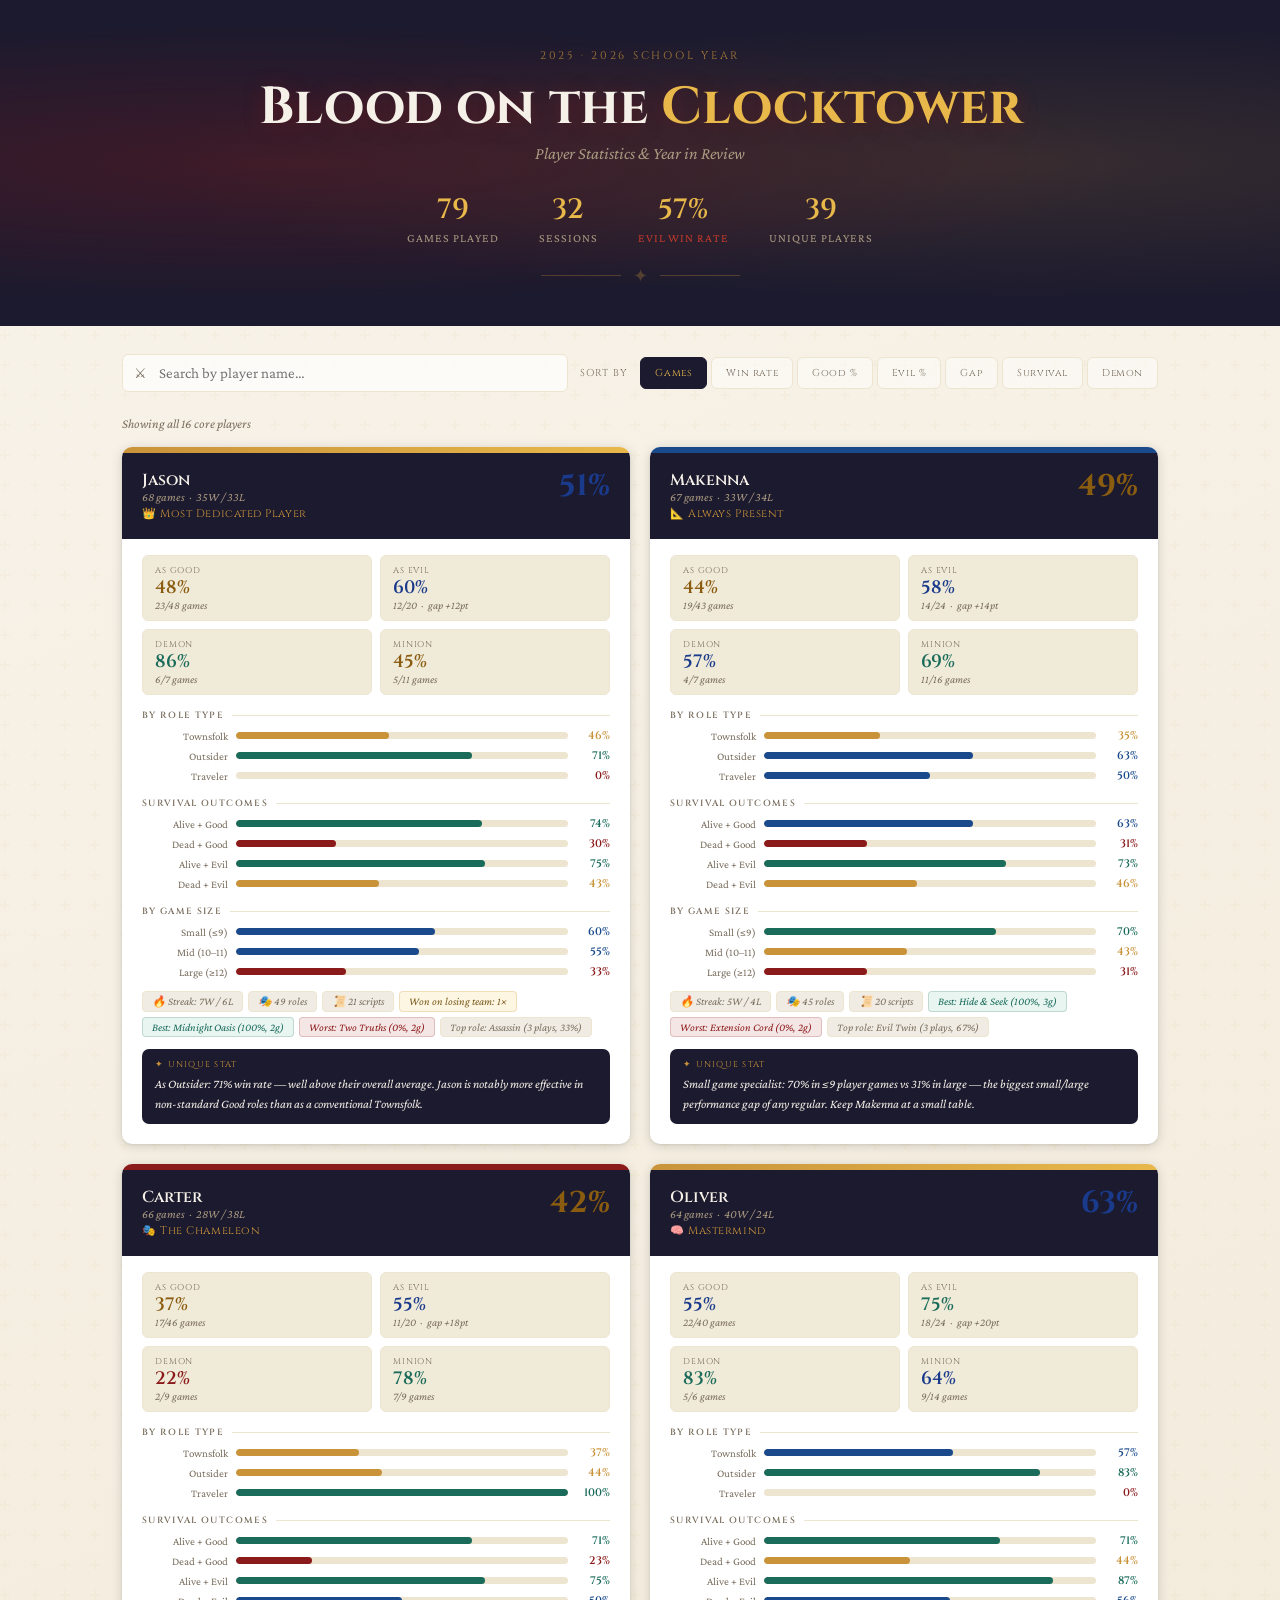
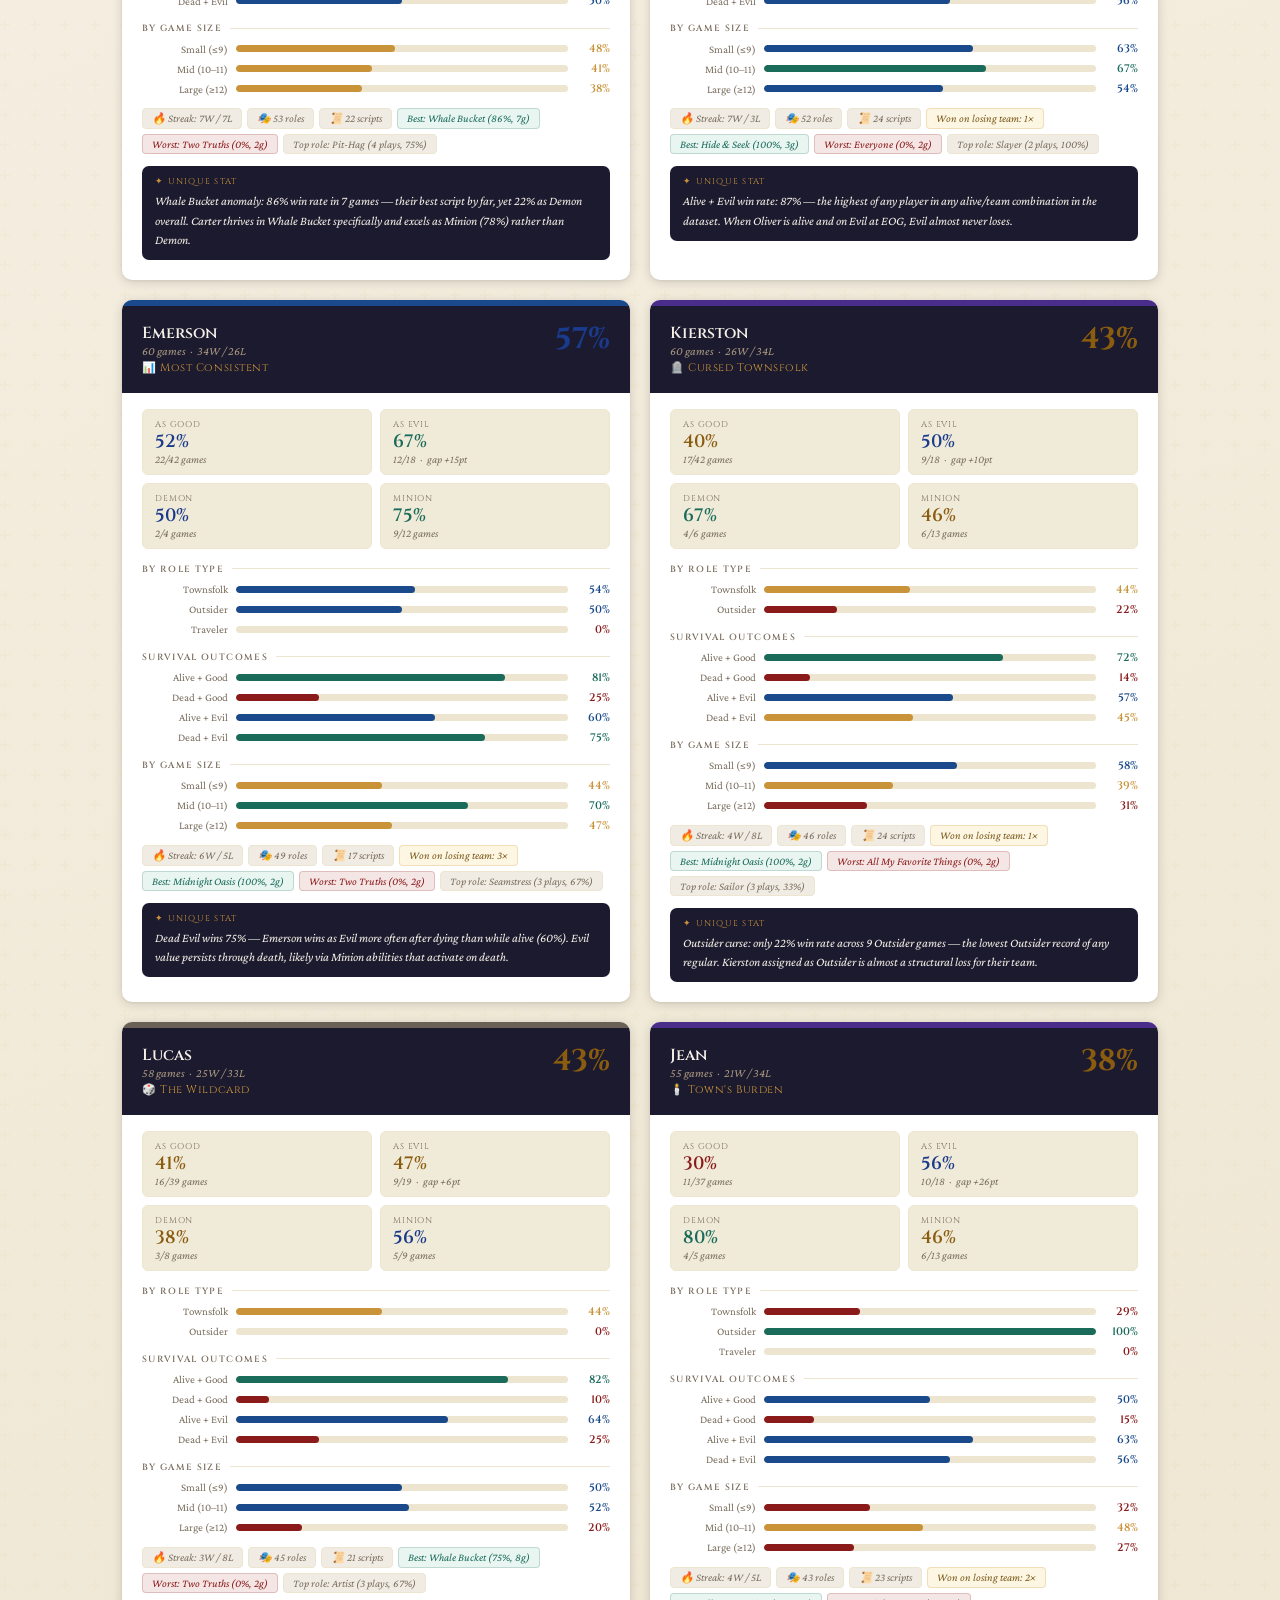
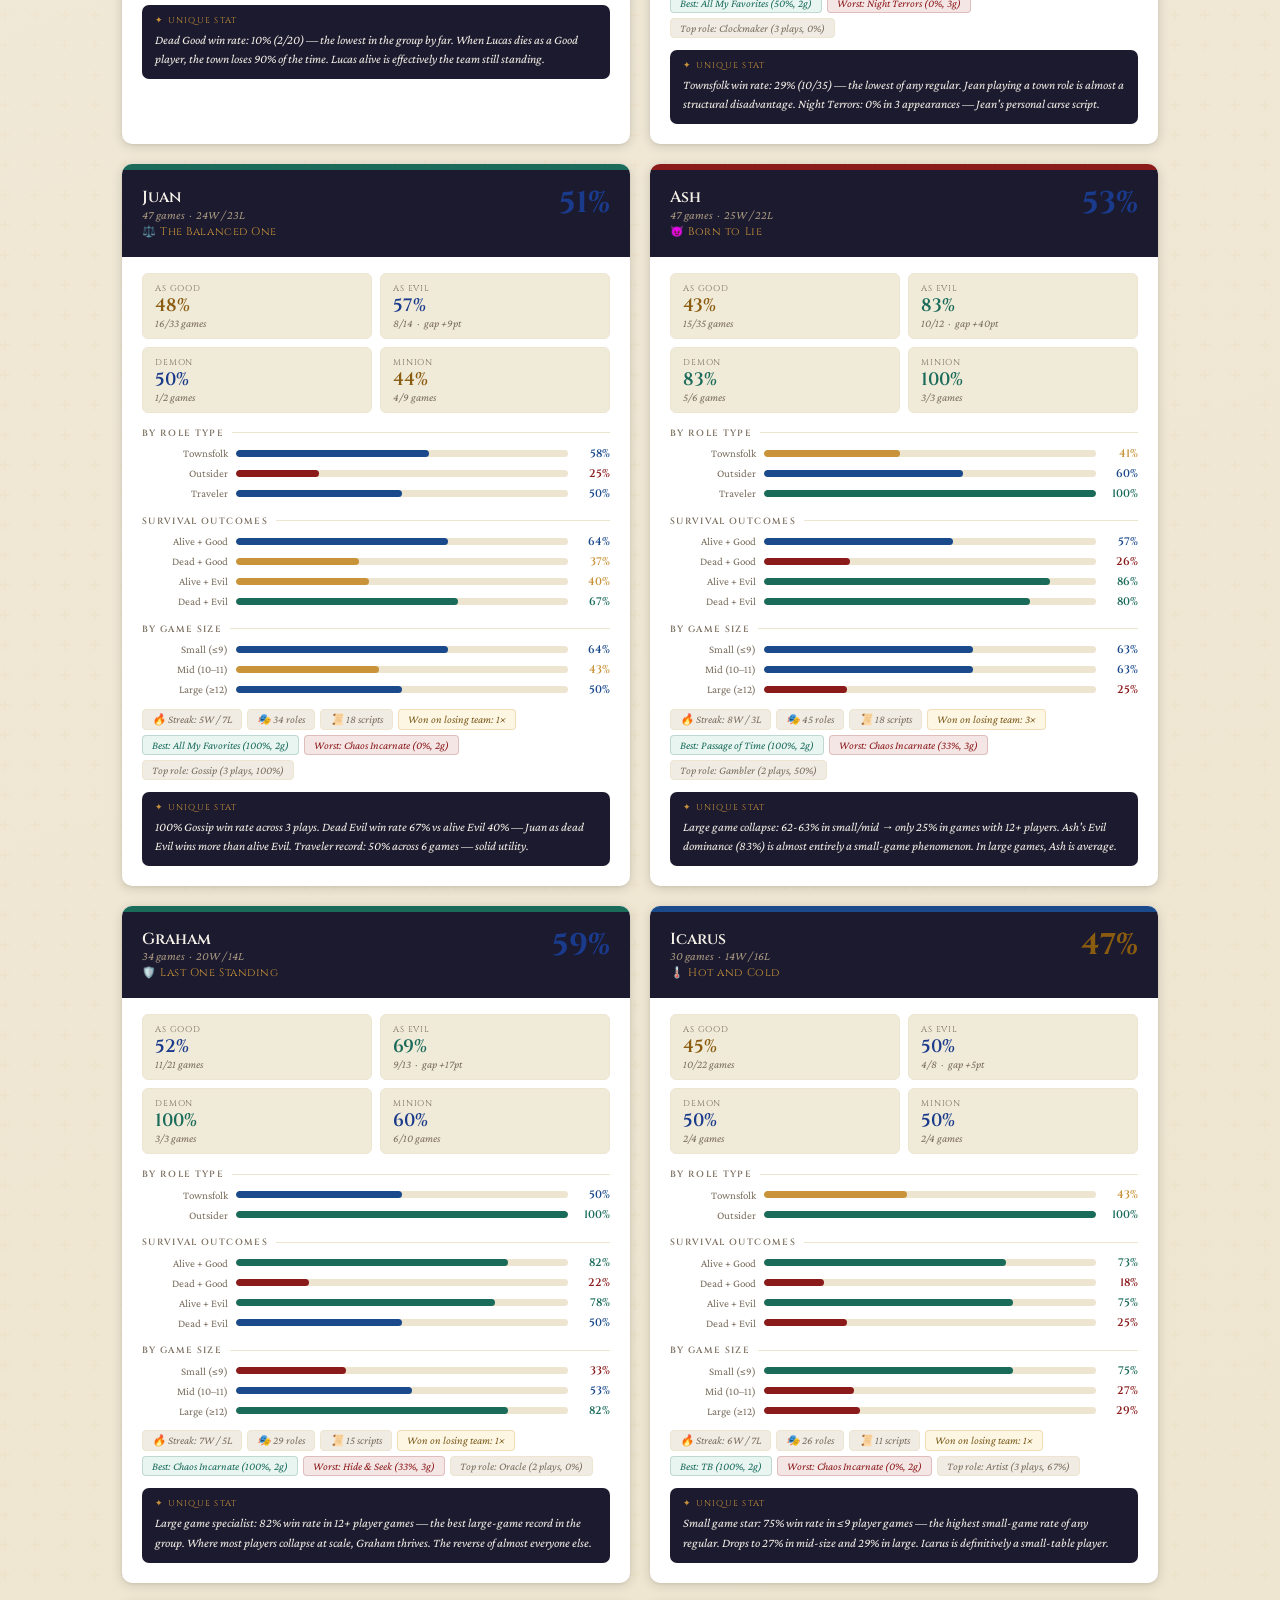
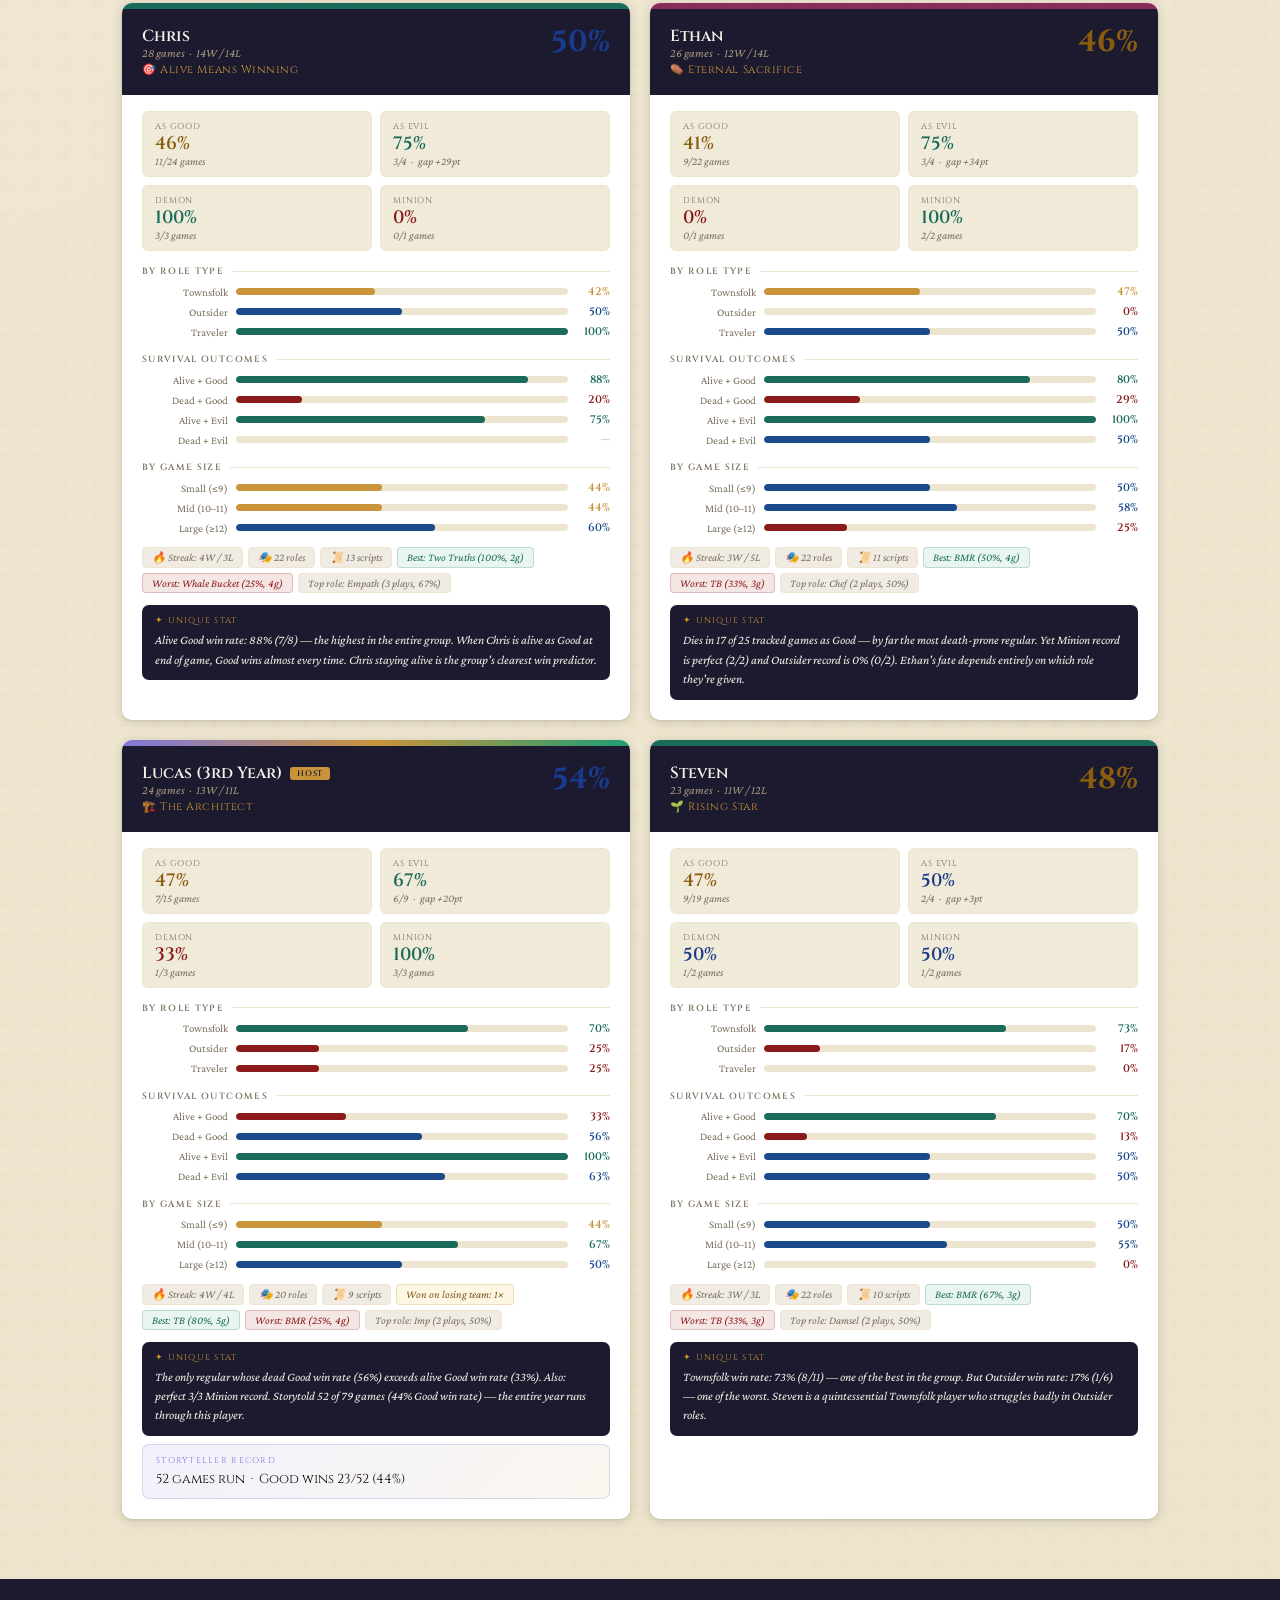
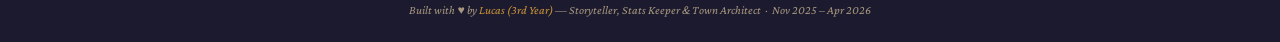
<file: botc-stats.html>
<!DOCTYPE html>
<html lang="en">
<head>
<meta charset="UTF-8">
<meta name="viewport" content="width=device-width, initial-scale=1.0">
<title>Blood on the Clocktower — 2025/26 Player Stats</title>
<link rel="preconnect" href="https://fonts.googleapis.com">
<link rel="preconnect" href="https://fonts.gstatic.com" crossorigin>
<link href="https://fonts.googleapis.com/css2?family=Cinzel:wght@400;600;700&family=Crimson+Pro:ital,wght@0,300;0,400;0,600;1,300;1,400&display=swap" rel="stylesheet">
<style>
  :root {
    --ink: #0e0b08;
    --parchment: #f5f0e8;
    --parchment-dark: #ede5d0;
    --parchment-mid: #f0ead8;
    --blood: #8b1a1a;
    --blood-light: #c0392b;
    --blood-pale: #f5e6e6;
    --gold: #c9933a;
    --gold-light: #e8b84b;
    --gold-pale: #fdf6e3;
    --teal: #1a6b5a;
    --teal-light: #27ae8a;
    --teal-pale: #e8f5f0;
    --stone: #7a6e5e;
    --stone-light: #a89880;
    --stone-pale: #f0ece4;
    --midnight: #1c1a2e;
    --midnight-mid: #2d2b45;
    --shadow: rgba(14,11,8,0.15);
  }

  *, *::before, *::after { box-sizing: border-box; margin: 0; padding: 0; }

  body {
    font-family: 'Crimson Pro', Georgia, serif;
    background: var(--parchment);
    color: var(--ink);
    min-height: 100vh;
    background-image:
      url("data:image/svg+xml,%3Csvg width='60' height='60' viewBox='0 0 60 60' xmlns='http://www.w3.org/2000/svg'%3E%3Cg fill='none' fill-rule='evenodd'%3E%3Cg fill='%23c9933a' fill-opacity='0.04'%3E%3Cpath d='M36 34v-4h-2v4h-4v2h4v4h2v-4h4v-2h-4zm0-30V0h-2v4h-4v2h4v4h2V6h4V4h-4zM6 34v-4H4v4H0v2h4v4h2v-4h4v-2H6zM6 4V0H4v4H0v2h4v4h2V6h4V4H6z'/%3E%3C/g%3E%3C/g%3E%3C/svg%3E"),
      linear-gradient(160deg, #f8f3ea 0%, #f0e8d5 50%, #ede4cc 100%);
  }

  /* HEADER */
  header {
    background: var(--midnight);
    padding: 0;
    position: relative;
    overflow: hidden;
  }
  header::before {
    content: '';
    position: absolute;
    inset: 0;
    background: 
      radial-gradient(ellipse at 20% 50%, rgba(139,26,26,0.3) 0%, transparent 60%),
      radial-gradient(ellipse at 80% 50%, rgba(201,147,58,0.15) 0%, transparent 60%);
  }
  .header-inner {
    position: relative;
    max-width: 1100px;
    margin: 0 auto;
    padding: 48px 32px 40px;
    text-align: center;
  }
  .header-eyebrow {
    font-family: 'Cinzel', serif;
    font-size: 11px;
    font-weight: 400;
    letter-spacing: 0.25em;
    color: var(--gold);
    text-transform: uppercase;
    margin-bottom: 16px;
    opacity: 0.8;
  }
  .header-title {
    font-family: 'Cinzel', serif;
    font-size: clamp(28px, 5vw, 52px);
    font-weight: 700;
    color: var(--parchment);
    line-height: 1.1;
    margin-bottom: 8px;
    text-shadow: 0 2px 20px rgba(139,26,26,0.4);
  }
  .header-title span { color: var(--gold-light); }
  .header-sub {
    font-family: 'Crimson Pro', serif;
    font-size: 17px;
    color: var(--stone-light);
    font-style: italic;
    margin-bottom: 28px;
  }
  .header-stats {
    display: flex;
    justify-content: center;
    gap: 40px;
    flex-wrap: wrap;
  }
  .hstat { text-align: center; }
  .hstat-val {
    font-family: 'Cinzel', serif;
    font-size: 28px;
    font-weight: 600;
    color: var(--gold-light);
    display: block;
  }
  .hstat-lbl {
    font-size: 12px;
    color: var(--stone-light);
    letter-spacing: 0.08em;
    text-transform: uppercase;
  }
  .divider-ornament {
    display: flex;
    align-items: center;
    gap: 12px;
    justify-content: center;
    margin: 20px 0 0;
    opacity: 0.3;
  }
  .divider-ornament::before, .divider-ornament::after {
    content: '';
    flex: 1;
    max-width: 80px;
    height: 1px;
    background: var(--gold);
  }
  .divider-ornament span { color: var(--gold); font-size: 18px; }

  /* CONTROLS */
  .controls {
    max-width: 1100px;
    margin: 0 auto;
    padding: 28px 32px 0;
    display: flex;
    gap: 12px;
    flex-wrap: wrap;
    align-items: center;
  }
  .search-wrap {
    position: relative;
    flex: 1;
    min-width: 200px;
  }
  .search-icon {
    position: absolute;
    left: 12px;
    top: 50%;
    transform: translateY(-50%);
    color: var(--stone);
    font-size: 14px;
    pointer-events: none;
  }
  .search-input {
    width: 100%;
    padding: 10px 14px 10px 36px;
    border-radius: 6px;
    border: 1.5px solid var(--parchment-dark);
    background: rgba(255,255,255,0.7);
    color: var(--ink);
    font-family: 'Crimson Pro', serif;
    font-size: 15px;
    outline: none;
    transition: border-color 0.2s, box-shadow 0.2s;
  }
  .search-input:focus {
    border-color: var(--gold);
    box-shadow: 0 0 0 3px rgba(201,147,58,0.12);
  }
  .sort-group {
    display: flex;
    gap: 4px;
    flex-wrap: wrap;
  }
  .sort-btn {
    padding: 8px 14px;
    border-radius: 6px;
    border: 1.5px solid var(--parchment-dark);
    background: rgba(255,255,255,0.5);
    color: var(--stone);
    font-family: 'Cinzel', serif;
    font-size: 10px;
    letter-spacing: 0.06em;
    cursor: pointer;
    transition: all 0.2s;
    white-space: nowrap;
  }
  .sort-btn:hover { border-color: var(--gold); color: var(--ink); }
  .sort-btn.active {
    background: var(--midnight);
    border-color: var(--midnight);
    color: var(--gold-light);
  }
  .filter-label {
    font-family: 'Cinzel', serif;
    font-size: 10px;
    letter-spacing: 0.1em;
    color: var(--stone);
    text-transform: uppercase;
    white-space: nowrap;
  }

  /* GRID */
  .grid-wrap {
    max-width: 1100px;
    margin: 0 auto;
    padding: 24px 32px 60px;
  }
  .result-count {
    font-family: 'Crimson Pro', serif;
    font-size: 13px;
    font-style: italic;
    color: var(--stone);
    margin-bottom: 16px;
  }
  .cards-grid {
    display: grid;
    grid-template-columns: repeat(auto-fill, minmax(340px, 1fr));
    gap: 20px;
  }

  /* PLAYER CARD */
  .pcard {
    background: white;
    border-radius: 10px;
    overflow: hidden;
    box-shadow: 0 2px 12px var(--shadow), 0 1px 3px rgba(0,0,0,0.08);
    transition: transform 0.2s, box-shadow 0.2s;
    cursor: pointer;
    animation: cardIn 0.35s ease both;
  }
  .pcard:hover {
    transform: translateY(-3px);
    box-shadow: 0 8px 28px var(--shadow), 0 2px 6px rgba(0,0,0,0.1);
  }
  @keyframes cardIn {
    from { opacity: 0; transform: translateY(12px); }
    to { opacity: 1; transform: translateY(0); }
  }

  .card-banner {
    height: 6px;
  }
  .banner-you { background: linear-gradient(90deg, #7F77DD, #c9933a, #1D9E75); }
  .banner-gold { background: linear-gradient(90deg, #c9933a, #e8b84b); }
  .banner-teal { background: #1a6b5a; }
  .banner-blood { background: #8b1a1a; }
  .banner-blue { background: #1a4a8b; }
  .banner-purple { background: #4a2d8b; }
  .banner-gray { background: #6b6055; }
  .banner-pink { background: #8b2d5a; }

  .card-head {
    padding: 18px 20px 14px;
    background: var(--midnight);
    position: relative;
  }
  .card-head-top {
    display: flex;
    justify-content: space-between;
    align-items: flex-start;
    margin-bottom: 4px;
  }
  .player-name {
    font-family: 'Cinzel', serif;
    font-size: 16px;
    font-weight: 600;
    color: var(--parchment);
    line-height: 1.2;
  }
  .you-badge {
    display: inline-block;
    background: var(--gold);
    color: var(--midnight);
    font-family: 'Cinzel', serif;
    font-size: 8px;
    font-weight: 600;
    letter-spacing: 0.1em;
    padding: 2px 7px;
    border-radius: 3px;
    margin-left: 8px;
    vertical-align: middle;
    text-transform: uppercase;
  }
  .player-meta {
    font-size: 12px;
    color: var(--stone-light);
    font-style: italic;
  }
  .player-award {
    font-size: 11px;
    color: var(--gold);
    font-family: 'Cinzel', serif;
    letter-spacing: 0.05em;
    margin-top: 2px;
  }
  .overall-wr {
    font-family: 'Cinzel', serif;
    font-size: 30px;
    font-weight: 700;
    line-height: 1;
  }

  .card-body { padding: 16px 20px 20px; }

  /* STAT GRID 2x2 */
  .stat-grid {
    display: grid;
    grid-template-columns: 1fr 1fr;
    gap: 8px;
    margin-bottom: 14px;
  }
  .stat-box {
    background: var(--parchment-mid);
    border-radius: 6px;
    padding: 9px 12px;
    border: 1px solid var(--parchment-dark);
  }
  .stat-box-label {
    font-family: 'Cinzel', serif;
    font-size: 8.5px;
    font-weight: 400;
    letter-spacing: 0.1em;
    color: var(--stone);
    text-transform: uppercase;
    margin-bottom: 3px;
  }
  .stat-box-val {
    font-family: 'Cinzel', serif;
    font-size: 18px;
    font-weight: 600;
    line-height: 1;
  }
  .stat-box-sub {
    font-size: 11px;
    color: var(--stone);
    margin-top: 2px;
    font-style: italic;
  }

  /* BARS */
  .section-title {
    font-family: 'Cinzel', serif;
    font-size: 9px;
    font-weight: 600;
    letter-spacing: 0.15em;
    color: var(--stone);
    text-transform: uppercase;
    margin: 14px 0 7px;
    display: flex;
    align-items: center;
    gap: 8px;
  }
  .section-title::after {
    content: '';
    flex: 1;
    height: 1px;
    background: var(--parchment-dark);
  }

  .bar-rows { display: flex; flex-direction: column; gap: 5px; }
  .bar-row {
    display: flex;
    align-items: center;
    gap: 8px;
  }
  .bar-lbl {
    font-size: 11px;
    color: var(--stone);
    width: 86px;
    flex-shrink: 0;
    text-align: right;
  }
  .bar-track {
    flex: 1;
    height: 7px;
    background: var(--parchment-dark);
    border-radius: 4px;
    overflow: hidden;
  }
  .bar-fill {
    height: 100%;
    border-radius: 4px;
    transition: width 0.6s ease;
  }
  .bar-pct {
    font-family: 'Cinzel', serif;
    font-size: 11px;
    font-weight: 600;
    width: 34px;
    text-align: right;
    flex-shrink: 0;
  }

  /* PILLS */
  .pills { display: flex; flex-wrap: wrap; gap: 5px; margin-top: 12px; }
  .pill {
    padding: 3px 9px;
    border-radius: 4px;
    font-size: 11px;
    border: 1px solid;
    font-style: italic;
  }
  .pill-good { background: var(--teal-pale); color: var(--teal); border-color: rgba(26,107,90,0.2); }
  .pill-bad { background: var(--blood-pale); color: var(--blood); border-color: rgba(139,26,26,0.2); }
  .pill-gold { background: var(--gold-pale); color: #7a5a1a; border-color: rgba(201,147,58,0.25); }
  .pill-stone { background: var(--stone-pale); color: var(--stone); border-color: var(--parchment-dark); }

  /* UNIQUE STAT */
  .unique-stat-box {
    background: var(--midnight);
    border-radius: 7px;
    padding: 10px 13px;
    margin-top: 12px;
  }
  .unique-stat-lbl {
    font-family: 'Cinzel', serif;
    font-size: 8.5px;
    letter-spacing: 0.15em;
    color: var(--gold);
    text-transform: uppercase;
    margin-bottom: 5px;
  }
  .unique-stat-text {
    font-size: 12.5px;
    color: var(--parchment);
    line-height: 1.55;
    font-style: italic;
  }

  /* ST BLOCK */
  .st-block {
    background: linear-gradient(135deg, rgba(127,119,221,0.1), rgba(201,147,58,0.08));
    border: 1px solid rgba(127,119,221,0.25);
    border-radius: 7px;
    padding: 10px 13px;
    margin-top: 8px;
  }
  .st-block-lbl {
    font-family: 'Cinzel', serif;
    font-size: 8.5px;
    letter-spacing: 0.15em;
    color: #7F77DD;
    text-transform: uppercase;
    margin-bottom: 4px;
  }
  .st-block-val {
    font-family: 'Cinzel', serif;
    font-size: 13px;
    color: var(--ink);
  }

  /* FOOTER */
  footer {
    background: var(--midnight);
    text-align: center;
    padding: 24px;
    font-size: 12px;
    color: var(--stone-light);
    font-style: italic;
  }
  footer span { color: var(--gold); }

  /* EMPTY STATE */
  .empty {
    text-align: center;
    padding: 60px 20px;
    color: var(--stone);
    font-style: italic;
    font-size: 18px;
    grid-column: 1/-1;
  }

  /* RESPONSIVE */
  @media (max-width: 600px) {
    .header-inner { padding: 32px 20px 28px; }
    .header-stats { gap: 24px; }
    .hstat-val { font-size: 22px; }
    .controls { padding: 20px 16px 0; }
    .grid-wrap { padding: 16px 16px 40px; }
    .cards-grid { grid-template-columns: 1fr; }
    .sort-group { display: grid; grid-template-columns: 1fr 1fr 1fr; }
  }
</style>
</head>
<body>

<header>
  <div class="header-inner">
    <div class="header-eyebrow">2025 · 2026 School Year</div>
    <div class="header-title">Blood on the <span>Clocktower</span></div>
    <div class="header-sub">Player Statistics &amp; Year in Review</div>
    <div class="header-stats">
      <div class="hstat"><span class="hstat-val">79</span><span class="hstat-lbl">Games Played</span></div>
      <div class="hstat"><span class="hstat-val">32</span><span class="hstat-lbl">Sessions</span></div>
      <div class="hstat"><span class="hstat-val">57%</span><span class="hstat-lbl" style="color:#c0392b">Evil Win Rate</span></div>
      <div class="hstat"><span class="hstat-val">39</span><span class="hstat-lbl">Unique Players</span></div>
    </div>
    <div class="divider-ornament"><span>✦</span></div>
  </div>
</header>

<div class="controls">
  <div class="search-wrap">
    <span class="search-icon">⚔</span>
    <input class="search-input" type="text" id="search" placeholder="Search by player name…" oninput="render()">
  </div>
  <span class="filter-label">Sort by</span>
  <div class="sort-group" id="sort-group">
    <button class="sort-btn active" onclick="setSort('games')">Games</button>
    <button class="sort-btn" onclick="setSort('overall')">Win rate</button>
    <button class="sort-btn" onclick="setSort('good')">Good %</button>
    <button class="sort-btn" onclick="setSort('evil')">Evil %</button>
    <button class="sort-btn" onclick="setSort('gap')">Gap</button>
    <button class="sort-btn" onclick="setSort('surv')">Survival</button>
    <button class="sort-btn" onclick="setSort('demon')">Demon</button>
  </div>
</div>

<div class="grid-wrap">
  <div class="result-count" id="result-count"></div>
  <div class="cards-grid" id="grid"></div>
</div>

<footer>
  Built with ♥ by <span>Lucas (3rd Year)</span> — Storyteller, Stats Keeper &amp; Town Architect &nbsp;·&nbsp; Nov 2025 – Apr 2026
</footer>

<script>
const C = {
  good: '#1a6b5a', good_pale: '#e8f5f0',
  bad: '#8b1a1a', bad_pale: '#f5e6e6',
  gold: '#8a5c10', gold_pale: '#fdf6e3',
  mid: '#5a4a1a', mid_pale: '#fdf8e8',
  stone: '#6b6055', stone_pale: '#f0ece4',
  blue: '#1a3a8b', blue_pale: '#e8eef8',
  purple: '#4a2d8b', purple_pale: '#f0eef8',
};

function pct(w, g) { return g ? Math.round(100 * w / g) : null; }
function fmtPct(w, g) { const p = pct(w, g); return p === null ? '—' : p + '%'; }
function barColor(v) {
  if (v === null) return '#aaa';
  if (v >= 65) return '#1a6b5a';
  if (v >= 50) return '#1a4a8b';
  if (v >= 35) return '#c9933a';
  return '#8b1a1a';
}
function wrColor(v) {
  if (v === null) return C.stone;
  if (v >= 65) return C.good;
  if (v >= 50) return C.blue;
  if (v >= 35) return C.gold;
  return C.bad;
}

const PLAYERS = [
  { name:'Jason', you:false, banner:'banner-gold', games:68, wins:35, losses:33, good_g:48,good_w:23, evil_g:20,evil_w:12, demon_g:7,demon_w:6, minion_g:11,minion_w:5, tf_g:41,tf_w:19, out_g:7,out_w:5, trav_g:2,trav_w:0, alive:31,total_eog:65, alive_good:19,alive_good_w:14, dead_good:27,dead_good_w:8, alive_evil:12,alive_evil_w:9, dead_evil:7,dead_evil_w:3, small_g:20,small_w:12, mid_g:33,mid_w:18, large_g:15,large_w:5, win_streak:7, loss_streak:6, roles:49, scripts:21, won_other:1, top_role:'Assassin (3 plays, 33%)', best_script:'Midnight Oasis (100%, 2g)', worst_script:'Two Truths (0%, 2g)', unique:'As Outsider: 71% win rate — well above their overall average. Jason is notably more effective in non-standard Good roles than as a conventional Townsfolk.', award:'👑 Most Dedicated Player' },
  { name:'Makenna', you:false, banner:'banner-blue', games:67, wins:33, losses:34, good_g:43,good_w:19, evil_g:24,evil_w:14, demon_g:7,demon_w:4, minion_g:16,minion_w:11, tf_g:34,tf_w:12, out_g:8,out_w:5, trav_g:2,trav_w:1, alive:27,total_eog:66, alive_good:16,alive_good_w:10, dead_good:26,dead_good_w:8, alive_evil:11,alive_evil_w:8, dead_evil:13,dead_evil_w:6, small_g:23,small_w:16, mid_g:28,mid_w:12, large_g:16,large_w:5, win_streak:5, loss_streak:4, roles:45, scripts:20, won_other:0, top_role:'Evil Twin (3 plays, 67%)', best_script:'Hide & Seek (100%, 3g)', worst_script:'Extension Cord (0%, 2g)', unique:'Small game specialist: 70% in ≤9 player games vs 31% in large — the biggest small/large performance gap of any regular. Keep Makenna at a small table.', award:'📐 Always Present' },
  { name:'Carter', you:false, banner:'banner-blood', games:66, wins:28, losses:38, good_g:46,good_w:17, evil_g:20,evil_w:11, demon_g:9,demon_w:2, minion_g:9,minion_w:7, tf_g:38,tf_w:14, out_g:9,out_w:4, trav_g:1,trav_w:1, alive:22,total_eog:63, alive_good:14,alive_good_w:10, dead_good:31,dead_good_w:7, alive_evil:8,alive_evil_w:6, dead_evil:10,dead_evil_w:5, small_g:23,small_w:11, mid_g:27,mid_w:11, large_g:16,large_w:6, win_streak:7, loss_streak:7, roles:53, scripts:22, won_other:0, top_role:'Pit-Hag (4 plays, 75%)', best_script:'Whale Bucket (86%, 7g)', worst_script:'Two Truths (0%, 2g)', unique:'Whale Bucket anomaly: 86% win rate in 7 games — their best script by far, yet 22% as Demon overall. Carter thrives in Whale Bucket specifically and excels as Minion (78%) rather than Demon.', award:'🎭 The Chameleon' },
  { name:'Oliver', you:false, banner:'banner-gold', games:64, wins:40, losses:24, good_g:40,good_w:22, evil_g:24,evil_w:18, demon_g:6,demon_w:5, minion_g:14,minion_w:9, tf_g:37,tf_w:21, out_g:6,out_w:5, trav_g:1,trav_w:0, alive:29,total_eog:63, alive_good:14,alive_good_w:10, dead_good:25,dead_good_w:11, alive_evil:15,alive_evil_w:13, dead_evil:9,dead_evil_w:5, small_g:24,small_w:15, mid_g:27,mid_w:18, large_g:13,large_w:7, win_streak:7, loss_streak:3, roles:52, scripts:24, won_other:1, top_role:'Slayer (2 plays, 100%)', best_script:'Hide & Seek (100%, 3g)', worst_script:'Everyone (0%, 2g)', unique:'Alive + Evil win rate: 87% — the highest of any player in any alive/team combination in the dataset. When Oliver is alive and on Evil at EOG, Evil almost never loses.', award:'🧠 Mastermind' },
  { name:'Emerson', you:false, banner:'banner-blue', games:60, wins:34, losses:26, good_g:42,good_w:22, evil_g:18,evil_w:12, demon_g:4,demon_w:2, minion_g:12,minion_w:9, tf_g:37,tf_w:20, out_g:6,out_w:3, trav_g:1,trav_w:0, alive:26,total_eog:58, alive_good:21,alive_good_w:17, dead_good:20,dead_good_w:5, alive_evil:5,alive_evil_w:3, dead_evil:12,dead_evil_w:9, small_g:18,small_w:8, mid_g:27,mid_w:19, large_g:15,large_w:7, win_streak:6, loss_streak:5, roles:49, scripts:17, won_other:3, top_role:'Seamstress (3 plays, 67%)', best_script:'Midnight Oasis (100%, 2g)', worst_script:'Two Truths (0%, 2g)', unique:'Dead Evil wins 75% — Emerson wins as Evil more often after dying than while alive (60%). Evil value persists through death, likely via Minion abilities that activate on death.', award:'📊 Most Consistent' },
  { name:'Kierston', you:false, banner:'banner-purple', games:60, wins:26, losses:34, good_g:42,good_w:17, evil_g:18,evil_w:9, demon_g:6,demon_w:4, minion_g:13,minion_w:6, tf_g:32,tf_w:14, out_g:9,out_w:2, trav_g:0,trav_w:0, alive:25,total_eog:58, alive_good:18,alive_good_w:13, dead_good:22,dead_good_w:3, alive_evil:7,alive_evil_w:4, dead_evil:11,dead_evil_w:5, small_g:19,small_w:11, mid_g:28,mid_w:11, large_g:13,large_w:4, win_streak:4, loss_streak:8, roles:46, scripts:24, won_other:1, top_role:'Sailor (3 plays, 33%)', best_script:'Midnight Oasis (100%, 2g)', worst_script:'All My Favorite Things (0%, 2g)', unique:'Outsider curse: only 22% win rate across 9 Outsider games — the lowest Outsider record of any regular. Kierston assigned as Outsider is almost a structural loss for their team.', award:'🪦 Cursed Townsfolk' },
  { name:'Lucas', you:false, banner:'banner-gray', games:58, wins:25, losses:33, good_g:39,good_w:16, evil_g:19,evil_w:9, demon_g:8,demon_w:3, minion_g:9,minion_w:5, tf_g:39,tf_w:17, out_g:2,out_w:0, trav_g:0,trav_w:0, alive:28,total_eog:56, alive_good:17,alive_good_w:14, dead_good:20,dead_good_w:2, alive_evil:11,alive_evil_w:7, dead_evil:8,dead_evil_w:2, small_g:18,small_w:9, mid_g:25,mid_w:13, large_g:15,large_w:3, win_streak:3, loss_streak:8, roles:45, scripts:21, won_other:0, top_role:'Artist (3 plays, 67%)', best_script:'Whale Bucket (75%, 8g)', worst_script:'Two Truths (0%, 2g)', unique:'Dead Good win rate: 10% (2/20) — the lowest in the group by far. When Lucas dies as a Good player, the town loses 90% of the time. Lucas alive is effectively the team still standing.', award:'🎲 The Wildcard' },
  { name:'Jean', you:false, banner:'banner-purple', games:55, wins:21, losses:34, good_g:37,good_w:11, evil_g:18,evil_w:10, demon_g:5,demon_w:4, minion_g:13,minion_w:6, tf_g:35,tf_w:10, out_g:1,out_w:1, trav_g:1,trav_w:0, alive:24,total_eog:53, alive_good:16,alive_good_w:8, dead_good:20,dead_good_w:3, alive_evil:8,alive_evil_w:5, dead_evil:9,dead_evil_w:5, small_g:19,small_w:6, mid_g:25,mid_w:12, large_g:11,large_w:3, win_streak:4, loss_streak:5, roles:43, scripts:23, won_other:2, top_role:'Clockmaker (3 plays, 0%)', best_script:'All My Favorites (50%, 2g)', worst_script:'Night Terrors (0%, 3g)', unique:'Townsfolk win rate: 29% (10/35) — the lowest of any regular. Jean playing a town role is almost a structural disadvantage. Night Terrors: 0% in 3 appearances — Jean\'s personal curse script.', award:'🕯️ Town\'s Burden' },
  { name:'Juan', you:false, banner:'banner-teal', games:47, wins:24, losses:23, good_g:33,good_w:16, evil_g:14,evil_w:8, demon_g:2,demon_w:1, minion_g:9,minion_w:4, tf_g:26,tf_w:15, out_g:4,out_w:1, trav_g:6,trav_w:3, alive:19,total_eog:47, alive_good:14,alive_good_w:9, dead_good:19,dead_good_w:7, alive_evil:5,alive_evil_w:2, dead_evil:9,dead_evil_w:6, small_g:14,small_w:9, mid_g:23,mid_w:10, large_g:10,large_w:5, win_streak:5, loss_streak:7, roles:34, scripts:18, won_other:1, top_role:'Gossip (3 plays, 100%)', best_script:'All My Favorites (100%, 2g)', worst_script:'Chaos Incarnate (0%, 2g)', unique:'100% Gossip win rate across 3 plays. Dead Evil win rate 67% vs alive Evil 40% — Juan as dead Evil wins more than alive Evil. Traveler record: 50% across 6 games — solid utility.', award:'⚖️ The Balanced One' },
  { name:'Ash', you:false, banner:'banner-blood', games:47, wins:25, losses:22, good_g:35,good_w:15, evil_g:12,evil_w:10, demon_g:6,demon_w:5, minion_g:3,minion_w:3, tf_g:32,tf_w:13, out_g:5,out_w:3, trav_g:1,trav_w:1, alive:21,total_eog:45, alive_good:14,alive_good_w:8, dead_good:19,dead_good_w:5, alive_evil:7,alive_evil_w:6, dead_evil:5,dead_evil_w:4, small_g:16,small_w:10, mid_g:19,mid_w:12, large_g:12,large_w:3, win_streak:8, loss_streak:3, roles:45, scripts:18, won_other:3, top_role:'Gambler (2 plays, 50%)', best_script:'Passage of Time (100%, 2g)', worst_script:'Chaos Incarnate (33%, 3g)', unique:'Large game collapse: 62-63% in small/mid → only 25% in games with 12+ players. Ash\'s Evil dominance (83%) is almost entirely a small-game phenomenon. In large games, Ash is average.', award:'😈 Born to Lie' },
  { name:'Graham', you:false, banner:'banner-teal', games:34, wins:20, losses:14, good_g:21,good_w:11, evil_g:13,evil_w:9, demon_g:3,demon_w:3, minion_g:10,minion_w:6, tf_g:20,tf_w:10, out_g:1,out_w:1, trav_g:0,trav_w:0, alive:20,total_eog:33, alive_good:11,alive_good_w:9, dead_good:9,dead_good_w:2, alive_evil:9,alive_evil_w:7, dead_evil:4,dead_evil_w:2, small_g:6,small_w:2, mid_g:17,mid_w:9, large_g:11,large_w:9, win_streak:7, loss_streak:5, roles:29, scripts:15, won_other:1, top_role:'Oracle (2 plays, 0%)', best_script:'Chaos Incarnate (100%, 2g)', worst_script:'Hide & Seek (33%, 3g)', unique:'Large game specialist: 82% win rate in 12+ player games — the best large-game record in the group. Where most players collapse at scale, Graham thrives. The reverse of almost everyone else.', award:'🛡️ Last One Standing' },
  { name:'Icarus', you:false, banner:'banner-blue', games:30, wins:14, losses:16, good_g:22,good_w:10, evil_g:8,evil_w:4, demon_g:4,demon_w:2, minion_g:4,minion_w:2, tf_g:21,tf_w:9, out_g:1,out_w:1, trav_g:0,trav_w:0, alive:15,total_eog:30, alive_good:11,alive_good_w:8, dead_good:11,dead_good_w:2, alive_evil:4,alive_evil_w:3, dead_evil:4,dead_evil_w:1, small_g:12,small_w:9, mid_g:11,mid_w:3, large_g:7,large_w:2, win_streak:6, loss_streak:7, roles:26, scripts:11, won_other:1, top_role:'Artist (3 plays, 67%)', best_script:'TB (100%, 2g)', worst_script:'Chaos Incarnate (0%, 2g)', unique:'Small game star: 75% win rate in ≤9 player games — the highest small-game rate of any regular. Drops to 27% in mid-size and 29% in large. Icarus is definitively a small-table player.', award:'🌡️ Hot and Cold' },
  { name:'Chris', you:false, banner:'banner-teal', games:28, wins:14, losses:14, good_g:24,good_w:11, evil_g:4,evil_w:3, demon_g:3,demon_w:3, minion_g:1,minion_w:0, tf_g:19,tf_w:8, out_g:4,out_w:2, trav_g:1,trav_w:1, alive:12,total_eog:27, alive_good:8,alive_good_w:7, dead_good:15,dead_good_w:3, alive_evil:4,alive_evil_w:3, dead_evil:0,dead_evil_w:0, small_g:9,small_w:4, mid_g:9,mid_w:4, large_g:10,large_w:6, win_streak:4, loss_streak:3, roles:22, scripts:13, won_other:0, top_role:'Empath (3 plays, 67%)', best_script:'Two Truths (100%, 2g)', worst_script:'Whale Bucket (25%, 4g)', unique:'Alive Good win rate: 88% (7/8) — the highest in the entire group. When Chris is alive as Good at end of game, Good wins almost every time. Chris staying alive is the group\'s clearest win predictor.', award:'🎯 Alive Means Winning' },
  { name:'Ethan', you:false, banner:'banner-pink', games:26, wins:12, losses:14, good_g:22,good_w:9, evil_g:4,evil_w:3, demon_g:1,demon_w:0, minion_g:2,minion_w:2, tf_g:19,tf_w:9, out_g:2,out_w:0, trav_g:2,trav_w:1, alive:6,total_eog:25, alive_good:5,alive_good_w:4, dead_good:17,dead_good_w:5, alive_evil:1,alive_evil_w:1, dead_evil:2,dead_evil_w:1, small_g:6,small_w:3, mid_g:12,mid_w:7, large_g:8,large_w:2, win_streak:3, loss_streak:5, roles:22, scripts:11, won_other:0, top_role:'Chef (2 plays, 50%)', best_script:'BMR (50%, 4g)', worst_script:'TB (33%, 3g)', unique:'Dies in 17 of 25 tracked games as Good — by far the most death-prone regular. Yet Minion record is perfect (2/2) and Outsider record is 0% (0/2). Ethan\'s fate depends entirely on which role they\'re given.', award:'⚰️ Eternal Sacrifice' },
  { name:'Lucas (3rd Year)', you:true, banner:'banner-you', games:24, wins:13, losses:11, good_g:15,good_w:7, evil_g:9,evil_w:6, demon_g:3,demon_w:1, minion_g:3,minion_w:3, tf_g:10,tf_w:7, out_g:4,out_w:1, trav_g:4,trav_w:1, alive:7,total_eog:24, alive_good:6,alive_good_w:2, dead_good:9,dead_good_w:5, alive_evil:1,alive_evil_w:1, dead_evil:8,dead_evil_w:5, small_g:9,small_w:4, mid_g:9,mid_w:6, large_g:6,large_w:3, win_streak:4, loss_streak:4, roles:20, scripts:9, won_other:1, top_role:'Imp (2 plays, 50%)', best_script:'TB (80%, 5g)', worst_script:'BMR (25%, 4g)', unique:'The only regular whose dead Good win rate (56%) exceeds alive Good win rate (33%). Also: perfect 3/3 Minion record. Storytold 52 of 79 games (44% Good win rate) — the entire year runs through this player.', award:'🏗️ The Architect', st_games:52, st_good:23 },
  { name:'Steven', you:false, banner:'banner-teal', games:23, wins:11, losses:12, good_g:19,good_w:9, evil_g:4,evil_w:2, demon_g:2,demon_w:1, minion_g:2,minion_w:1, tf_g:11,tf_w:8, out_g:6,out_w:1, trav_g:2,trav_w:0, alive:12,total_eog:22, alive_good:10,alive_good_w:7, dead_good:8,dead_good_w:1, alive_evil:2,alive_evil_w:1, dead_evil:2,dead_evil_w:1, small_g:10,small_w:5, mid_g:11,mid_w:6, large_g:2,large_w:0, win_streak:3, loss_streak:3, roles:22, scripts:10, won_other:0, top_role:'Damsel (2 plays, 50%)', best_script:'BMR (67%, 3g)', worst_script:'TB (33%, 3g)', unique:'Townsfolk win rate: 73% (8/11) — one of the best in the group. But Outsider win rate: 17% (1/6) — one of the worst. Steven is a quintessential Townsfolk player who struggles badly in Outsider roles.', award:'🌱 Rising Star' },
];

let currentSort = 'games';

function setSort(s) {
  currentSort = s;
  document.querySelectorAll('.sort-btn').forEach((b, i) => {
    b.classList.toggle('active', ['games','overall','good','evil','gap','surv','demon'][i] === s);
  });
  render();
}

function sortVal(p) {
  const f = (w, g) => g ? w / g : -1;
  if (currentSort === 'games') return p.games;
  if (currentSort === 'overall') return f(p.wins, p.games);
  if (currentSort === 'good') return f(p.good_w, p.good_g);
  if (currentSort === 'evil') return f(p.evil_w, p.evil_g);
  if (currentSort === 'gap') return f(p.evil_w, p.evil_g) - f(p.good_w, p.good_g);
  if (currentSort === 'surv') return f(p.alive, p.total_eog);
  if (currentSort === 'demon') return f(p.demon_w, p.demon_g);
  return 0;
}

function bar(label, w, g) {
  const v = pct(w, g);
  const fill = v === null ? 0 : v;
  const col = barColor(v);
  const txt = v === null ? '—' : v + '%';
  return `<div class="bar-row">
    <div class="bar-lbl">${label}</div>
    <div class="bar-track"><div class="bar-fill" style="width:${fill}%;background:${col}"></div></div>
    <div class="bar-pct" style="color:${col}">${txt}</div>
  </div>`;
}

function card(p, delay) {
  const owr = pct(p.wins, p.games);
  const gwr = pct(p.good_w, p.good_g);
  const ewr = pct(p.evil_w, p.evil_g);
  const gap = (ewr || 0) - (gwr || 0);
  const surv = pct(p.alive, p.total_eog);
  const dwr = pct(p.demon_w, p.demon_g);
  const mwr = pct(p.minion_w, p.minion_g);

  const stBlock = p.you && p.st_games ? `
    <div class="st-block">
      <div class="st-block-lbl">Storyteller Record</div>
      <div class="st-block-val">${p.st_games} games run &nbsp;·&nbsp; Good wins ${p.st_good}/${p.st_games} (${Math.round(100*p.st_good/p.st_games)}%)</div>
    </div>` : '';

  const travRow = p.trav_g > 0 ? bar('Traveler', p.trav_w, p.trav_g) : '';

  return `<div class="pcard" style="animation-delay:${delay}ms">
    <div class="card-banner ${p.banner}"></div>
    <div class="card-head">
      <div class="card-head-top">
        <div>
          <div class="player-name">${p.name}${p.you ? '<span class="you-badge">Host</span>' : ''}</div>
          <div class="player-meta">${p.games} games &nbsp;·&nbsp; ${p.wins}W / ${p.losses}L</div>
          <div class="player-award">${p.award}</div>
        </div>
        <div class="overall-wr" style="color:${wrColor(owr)}">${owr}%</div>
      </div>
    </div>
    <div class="card-body">
      <div class="stat-grid">
        <div class="stat-box">
          <div class="stat-box-label">As Good</div>
          <div class="stat-box-val" style="color:${wrColor(gwr)}">${gwr}%</div>
          <div class="stat-box-sub">${p.good_w}/${p.good_g} games</div>
        </div>
        <div class="stat-box">
          <div class="stat-box-label">As Evil</div>
          <div class="stat-box-val" style="color:${wrColor(ewr)}">${ewr}%</div>
          <div class="stat-box-sub">${p.evil_w}/${p.evil_g} &nbsp;·&nbsp; gap ${gap>0?'+':''}${gap}pt</div>
        </div>
        <div class="stat-box">
          <div class="stat-box-label">Demon</div>
          <div class="stat-box-val" style="color:${wrColor(dwr)}">${dwr !== null ? dwr+'%' : '—'}</div>
          <div class="stat-box-sub">${p.demon_w}/${p.demon_g} games</div>
        </div>
        <div class="stat-box">
          <div class="stat-box-label">Minion</div>
          <div class="stat-box-val" style="color:${wrColor(mwr)}">${mwr !== null ? mwr+'%' : '—'}</div>
          <div class="stat-box-sub">${p.minion_w}/${p.minion_g} games</div>
        </div>
      </div>

      <div class="section-title">By Role Type</div>
      <div class="bar-rows">
        ${bar('Townsfolk', p.tf_w, p.tf_g)}
        ${bar('Outsider', p.out_w, p.out_g)}
        ${travRow}
      </div>

      <div class="section-title">Survival Outcomes</div>
      <div class="bar-rows">
        ${bar('Alive + Good', p.alive_good_w, p.alive_good)}
        ${bar('Dead + Good', p.dead_good_w, p.dead_good)}
        ${bar('Alive + Evil', p.alive_evil_w, p.alive_evil)}
        ${bar('Dead + Evil', p.dead_evil_w, p.dead_evil)}
      </div>

      <div class="section-title">By Game Size</div>
      <div class="bar-rows">
        ${bar('Small (≤9)', p.small_w, p.small_g)}
        ${bar('Mid (10–11)', p.mid_w, p.mid_g)}
        ${bar('Large (≥12)', p.large_w, p.large_g)}
      </div>

      <div class="pills">
        <span class="pill pill-stone">🔥 Streak: ${p.win_streak}W / ${p.loss_streak}L</span>
        <span class="pill pill-stone">🎭 ${p.roles} roles</span>
        <span class="pill pill-stone">📜 ${p.scripts} scripts</span>
        ${p.won_other > 0 ? `<span class="pill pill-gold">Won on losing team: ${p.won_other}×</span>` : ''}
        <span class="pill pill-good">Best: ${p.best_script}</span>
        <span class="pill pill-bad">Worst: ${p.worst_script}</span>
        <span class="pill pill-stone">Top role: ${p.top_role}</span>
      </div>

      <div class="unique-stat-box">
        <div class="unique-stat-lbl">✦ Unique Stat</div>
        <div class="unique-stat-text">${p.unique}</div>
      </div>

      ${stBlock}
    </div>
  </div>`;
}

function render() {
  const q = document.getElementById('search').value.toLowerCase();
  const filtered = PLAYERS
    .filter(p => !q || p.name.toLowerCase().includes(q))
    .sort((a, b) => sortVal(b) - sortVal(a));

  document.getElementById('result-count').textContent =
    filtered.length === PLAYERS.length
      ? `Showing all ${PLAYERS.length} core players`
      : `Showing ${filtered.length} of ${PLAYERS.length} players`;

  document.getElementById('grid').innerHTML = filtered.length
    ? filtered.map((p, i) => card(p, i * 40)).join('')
    : '<div class="empty">No players found matching that name.</div>';
}

render();
</script>
</body>
</html>
</file>
